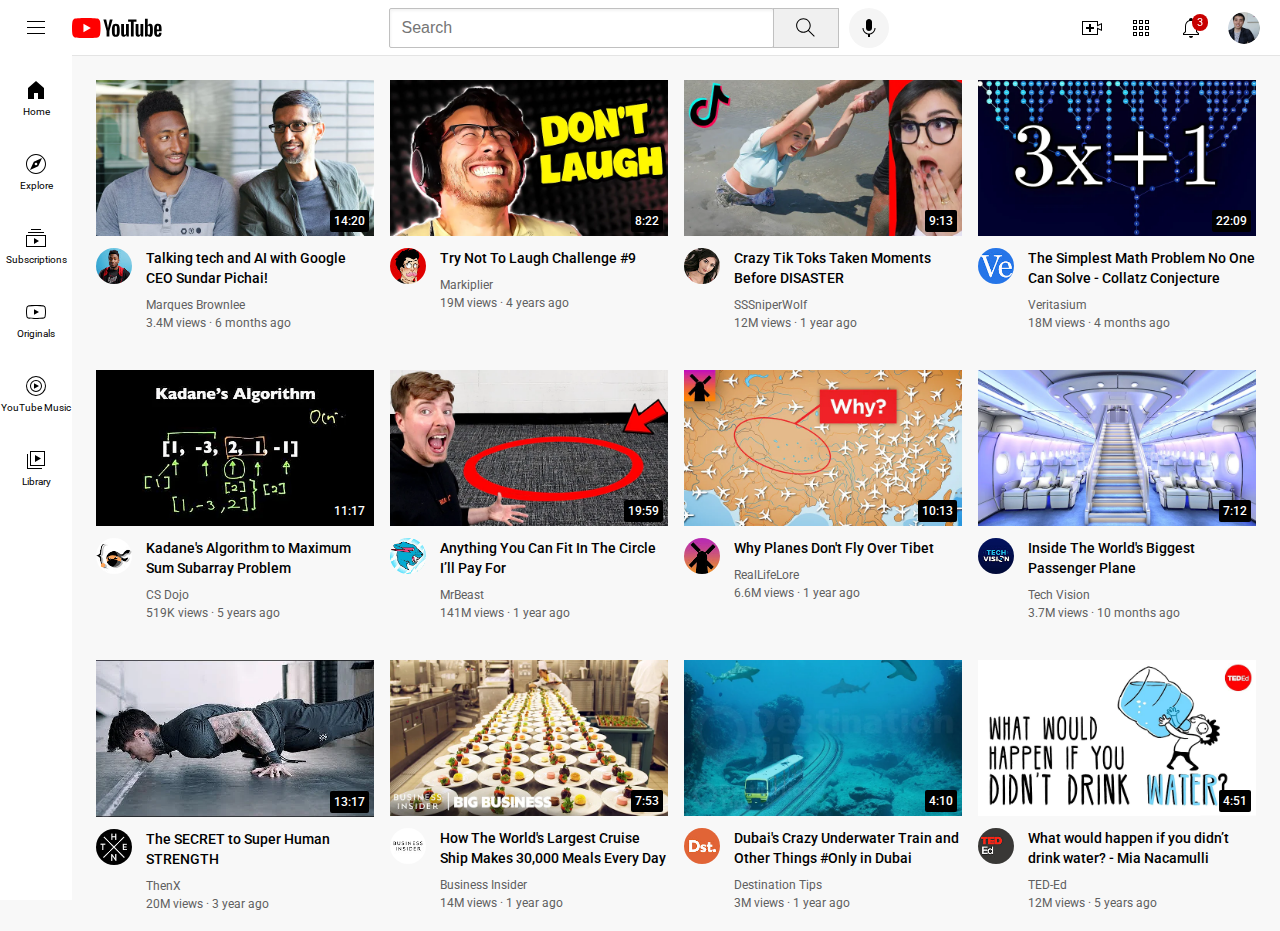
<file: index.html>
<!DOCTYPE html>
<html lang="en">
<head>
    <meta charset="UTF-8">
    <meta name="viewport" content="width=device-width, initial-scale=1.0">
    <title>GermTube.com</title>

    <!--Load all the css files and the online fonts-->
    <link rel="stylesheet" href="styles/general.css">
    <link rel="stylesheet" href="styles/header.css">
    <link rel="stylesheet" href="styles/sidebar.css">
    <link rel="stylesheet" href="styles/video.css">
    <link rel="preconnect" href="https://fonts.googleapis.com">
    <link rel="preconnect" href="https://fonts.gstatic.com" crossorigin>
    <link href="https://fonts.googleapis.com/css2?family=Roboto:wght@400;500;700&display=swap" rel="stylesheet">
</head>
<body>

    <header class="header">

        <div class="left-section">
            <img class="hamburger-menu" src="headers-icons/hamburger-menu.svg" alt="">
            <img class="youtube-logo" src="headers-icons/youtube-logo.svg" alt="">
        </div>

        <div class="middle-section">

            <input class="search-bar" type="text" placeholder="Search">
            <button class="search-button">
                <img class="search-icon" src="headers-icons/search.svg" alt="">
                <div class="tooltip">Search</div>
            </button>
            <button class="voice-search-button">
                <img class="voice-search-icon" src="headers-icons/voice-search-icon.svg" alt="">
                <div class="tooltip">Search with your voice</div>
            </button>

        </div>
        
        <div class="right-section">

            <div class="upload-icon-container">
                <img class="upload-icon" src="headers-icons/upload.svg" alt="">
                <div class="tooltip">Create</div>
            </div>

            <div class="youtube-apps-icon-container">
                <img class="youtube-apps-icon" src="headers-icons/youtube-apps.svg" alt="">
                <div class="tooltip">YouTube Apps</div>
            </div>
            
            <div class="notifications-icon-container">
                <img class="notifications-icon" src="headers-icons/notifications.svg" alt="">
                <div class="notifications-count">3</div>
                <div class="tooltip">Notifications</div>
            </div>

            <div class="current-user-picture-container">
                <img class="current-user-picture" src="channel-pictures/my-channel.jpeg" alt="">
                <div class="tooltip">User</div>
            </div>

        </div>

    </header>

    <nav class="sidebar">

        <div class="sidebar-link">
            <img src="left-icons/home.svg" alt="">
            <div>Home</div>
        </div>

        <div class="sidebar-link">
            <img src="left-icons/explore.svg" alt="">
            <div>Explore</div>
        </div>

        <div class="sidebar-link">
            <img src="left-icons/subscriptions.svg" alt="">
            <div>Subscriptions</div>
        </div>

        <div class="sidebar-link">
            <img src="left-icons/originals.svg" alt="">
            <div>Originals</div>
        </div>

        <div class="sidebar-link">
            <img src="left-icons/youtube-music.svg" alt="">
            <div>YouTube Music</div>
        </div>

        <div class="sidebar-link">
            <img src="left-icons/library.svg" alt="">
            <div>Library</div>
        </div>

    </nav>
    
    <main>

        <section class="video-grid"> <!--A grid containing all the videos-->
        
            <div class="video-preview">
                <!--created two vertiacl layouts (2divs)-->
                <div class="thumbnail-row">
                    <a href="https://www.youtube.com/watch?v=n2RNcPRtAiY">
                        <img class="thumbnail" src="thumbnails/thumbnail-1.webp">
                    </a>
                    <div class="video-time">14:20</div>
                </div>
                <div class="video-info-grid"> <!--This div is a grid to take advantage of the fr property-->
                    <!--Created two horizontal layouts in this one vertical layout-->
                    <div class="channel-picture">
                        <img class= "profile-picture" src="channel-pictures/channel-1.jpeg">
                    </div>
        
                    <div class="video-info">
                        <p class="video-title">
                            Talking tech and AI with Google CEO Sundar Pichai!
                        </p>
                
                        <p class="video-author">
                            Marques Brownlee
                        </p>
                
                        <p class="video-stats">
                            3.4M views &#183; 6 months ago
                        </p>
                    </div>
                    
                </div>
            </div>
        
            <div class="video-preview">
                <!--created two vertiacl layouts (2divs)-->
                <div class="thumbnail-row">
                    <a href="https://www.youtube.com/watch?v=mP0RAo9SKZk">
                        <img class="thumbnail" src="thumbnails/thumbnail-2.webp">
                    </a>
                    <div class="video-time">8:22</div>
                </div>
                <div class="video-info-grid">
                    <!--Created two horizontal layouts-->
                    <div class="channel-picture">
                        <img class= "profile-picture" src="channel-pictures/channel-2.jpeg">
                    </div>
        
                    <div class="video-info">
                        <p class="video-title">
                            Try Not To Laugh Challenge #9
                        </p>
                
                        <p class="video-author">
                            Markiplier
                        </p>
                
                        <p class="video-stats">
                            19M views &#183; 4 years ago
                        </p>
                    </div>
                    
                </div>
            </div>
        
            <div class="video-preview">
                <!--created two vertiacl layouts (2divs)-->
                <div class="thumbnail-row">
                    <a href="https://www.youtube.com/watch?v=FgjPQQeTh1w">
                        <img class="thumbnail" src="thumbnails/thumbnail-3.webp">
                    </a>
                    <div class="video-time">9:13</div>
                </div>
                <div class="video-info-grid"> <!--This div is a grid to take advantage of the fr property-->
                    <!--Created two horizontal layouts in this one vertical layout-->
                    <div class="channel-picture">
                        <img class= "profile-picture" src="channel-pictures/channel-3.jpeg">
                    </div>
        
                    <div class="video-info">
                        <p class="video-title">
                            Crazy Tik Toks Taken Moments Before DISASTER
                        </p>
                
                        <p class="video-author">
                            SSSniperWolf
                        </p>
                
                        <p class="video-stats">
                            12M views &#183; 1 year ago
                        </p>
                    </div>
                    
                </div>
            </div>
        
            <div class="video-preview">
                <!--created two vertiacl layouts (2divs)-->
                <div class="thumbnail-row">
                    <a href="https://www.youtube.com/watch?v=094y1Z2wpJg">
                        <img class="thumbnail" src="thumbnails/thumbnail-4.webp">
                    </a>
                    <div class="video-time">22:09</div>
                </div>
                <div class="video-info-grid">
                    <!--Created two horizontal layouts-->
                    <div class="channel-picture">
                        <img class= "profile-picture" src="channel-pictures/channel-4.jpeg">
                    </div>
        
                    <div class="video-info">
                        <p class="video-title">
                            
                            The Simplest Math Problem No One Can Solve - Collatz Conjecture
                        </p>
                
                        <p class="video-author">
                            Veritasium
                        </p>
                
                        <p class="video-stats">
                            18M views &#183; 4 months ago
                        </p>
                    </div>
                    
                </div>
            </div>
        
            <div class="video-preview">
                <!--created two vertiacl layouts (2divs)-->
                <div class="thumbnail-row">
                    <a href="https://www.youtube.com/watch?v=86CQq3pKSUw">
                        <img class="thumbnail" src="thumbnails/thumbnail-5.webp">
                    </a>
                    <div class="video-time">11:17</div>
                </div>
                <div class="video-info-grid"> <!--This div is a grid to take advantage of the fr property-->
                    <!--Created two horizontal layouts in this one vertical layout-->
                    <div class="channel-picture">
                        <img class= "profile-picture" src="channel-pictures/channel-5.jpeg">
                    </div>
        
                    <div class="video-info">
                        <p class="video-title">
                            Kadane's Algorithm to Maximum Sum Subarray Problem
                        </p>
                
                        <p class="video-author">
                            CS Dojo
                        </p>
                
                        <p class="video-stats">
                            519K views &#183; 5 years ago
                        </p>
                    </div>
                    
                </div>
            </div>
        
            <div class="video-preview">
                <!--created two vertiacl layouts (2divs)-->
                <div class="thumbnail-row">
                    <a href="https://www.youtube.com/watch?v=yXWw0_UfSFg">
                        <img class="thumbnail" src="thumbnails/thumbnail-6.webp">
                    </a>
                    <div class="video-time">19:59</div>
                </div>
                <div class="video-info-grid">
                    <!--Created two horizontal layouts-->
                    <div class="channel-picture">
                        <img class= "profile-picture" src="channel-pictures/channel-6.jpeg">
                    </div>
        
                    <div class="video-info">
                        <p class="video-title">             
                            Anything You Can Fit In The Circle I’ll Pay For
                        </p>
                
                        <p class="video-author">
                            MrBeast
                        </p>
                
                        <p class="video-stats">
                            141M views &#183; 1 year ago
                        </p>
                    </div>
                    
                </div>
            </div>
    
            <div class="video-preview">
                <!--created two vertiacl layouts (2divs)-->
                <div class="thumbnail-row">
                    <a href="https://www.youtube.com/watch?v=fNVa1qMbF9Y">
                        <img class="thumbnail" src="thumbnails/thumbnail-7.webp">
                    </a>
                    <div class="video-time">10:13</div>
                </div>
                <div class="video-info-grid"> <!--This div is a grid to take advantage of the fr property-->
                    <!--Created two horizontal layouts in this one vertical layout-->
                    <div class="channel-picture">
                        <img class= "profile-picture" src="channel-pictures/channel-7.jpeg">
                    </div>
        
                    <div class="video-info">
                        <p class="video-title">
                            Why Planes Don't Fly Over Tibet
                        </p>
                
                        <p class="video-author">
                            RealLifeLore
                        </p>
                
                        <p class="video-stats">
                            6.6M views &#183; 1 year ago
                        </p>
                    </div>
                    
                </div>
            </div>
        
            <div class="video-preview">
                <!--created two vertiacl layouts (2divs)-->
                <div class="thumbnail-row">
                    <a href="https://www.youtube.com/watch?v=lFm4EM1juls">
                        <img class="thumbnail" src="thumbnails/thumbnail-8.webp">
                    </a>
                    <div class="video-time">7:12</div>
                </div>
                <div class="video-info-grid">
                    <!--Created two horizontal layouts-->
                    <div class="channel-picture">
                        <img class= "profile-picture" src="channel-pictures/channel-8.jpeg">
                    </div>
        
                    <div class="video-info">
                        <p class="video-title">
                            Inside The World's Biggest Passenger Plane
                        </p>
                
                        <p class="video-author">
                            Tech Vision
                        </p>
                
                        <p class="video-stats">
                            3.7M views &#183; 10 months ago
                        </p>
                    </div>
                    
                </div>
            </div>
    
            <div class="video-preview">
                <!--created two vertiacl layouts (2divs)-->
                <div class="thumbnail-row">
                    <a href="https://www.youtube.com/watch?v=ixmxOlcrlUc">
                        <img class="thumbnail" src="thumbnails/thumbnail-9.webp">
                    </a>
                    <div class="video-time">13:17</div>
                </div>
                <div class="video-info-grid"> <!--This div is a grid to take advantage of the fr property-->
                    <!--Created two horizontal layouts in this one vertical layout-->
                    <div class="channel-picture">
                        <img class= "profile-picture" src="channel-pictures/channel-9.jpeg">
                    </div>
        
                    <div class="video-info">
                        <p class="video-title">
                            The SECRET to Super Human STRENGTH
                        </p>
                
                        <p class="video-author">
                            ThenX
                        </p>
                
                        <p class="video-stats">
                            20M views &#183; 3 year ago
                        </p>
                    </div>
                    
                </div>
            </div>
        
            <div class="video-preview">
                <!--created two vertiacl layouts (2divs)-->
                <div class="thumbnail-row">
                    <a href="https://www.youtube.com/watch?v=R2vXbFp5C9o">
                        <img class="thumbnail" src="thumbnails/thumbnail-10.webp">
                    </a>
                    <div class="video-time">7:53</div>
                </div>
                <div class="video-info-grid">
                    <!--Created two horizontal layouts-->
                    <div class="channel-picture">
                        <img class= "profile-picture" src="channel-pictures/channel-10.jpeg">
                    </div>
        
                    <div class="video-info">
                        <p class="video-title">
                            How The World's Largest Cruise Ship Makes 30,000 Meals Every Day
                        </p>
                
                        <p class="video-author">
                            Business Insider
                        </p>
                
                        <p class="video-stats">
                            14M views &#183; 1 year ago
                        </p>
                    </div>
                    
                </div>
            </div>
    
            <div class="video-preview">
                <!--created two vertiacl layouts (2divs)-->
                <div class="thumbnail-row">
                    <a href="https://www.youtube.com/watch?v=0nZuYyXET3s">
                        <img class="thumbnail" src="thumbnails/thumbnail-11.webp">
                    </a>
                    <div class="video-time">4:10</div>
                </div>
                <div class="video-info-grid"> <!--This div is a grid to take advantage of the fr property-->
                    <!--Created two horizontal layouts in this one vertical layout-->
                    <div class="channel-picture">
                        <img class= "profile-picture" src="channel-pictures/channel-11.jpeg">
                    </div>
        
                    <div class="video-info">
                        <p class="video-title">   
                            Dubai's Crazy Underwater Train and Other Things #Only in Dubai
                        </p>
                
                        <p class="video-author">
                            Destination Tips
                        </p>
                
                        <p class="video-stats">
                            3M views &#183; 1 year ago
                        </p>
                    </div>
                    
                </div>
            </div>
        
            <div class="video-preview">
                <!--created two vertiacl layouts (2divs)-->
                <div class="thumbnail-row">
                    <a href="https://www.youtube.com/watch?v=9iMGFqMmUFs">
                        <img class="thumbnail" src="thumbnails/thumbnail-12.webp">
                    </a>
                    <div class="video-time">4:51</div>
                </div>
                <div class="video-info-grid">
                    <!--Created two horizontal layouts-->
                    <div class="channel-picture">
                        <img class= "profile-picture" src="channel-pictures/channel-12.jpeg">
                    </div>
        
                    <div class="video-info">
                        <p class="video-title">   
                            What would happen if you didn’t drink water? - Mia Nacamulli
                        </p>
                
                        <p class="video-author">
                            TED-Ed
                        </p>
                
                        <p class="video-stats">
                            12M views &#183; 5 years ago
                        </p>
                    </div>
                    
                </div>
            </div>
            
        </section>
        
    </main>

</body>
</html>
</file>
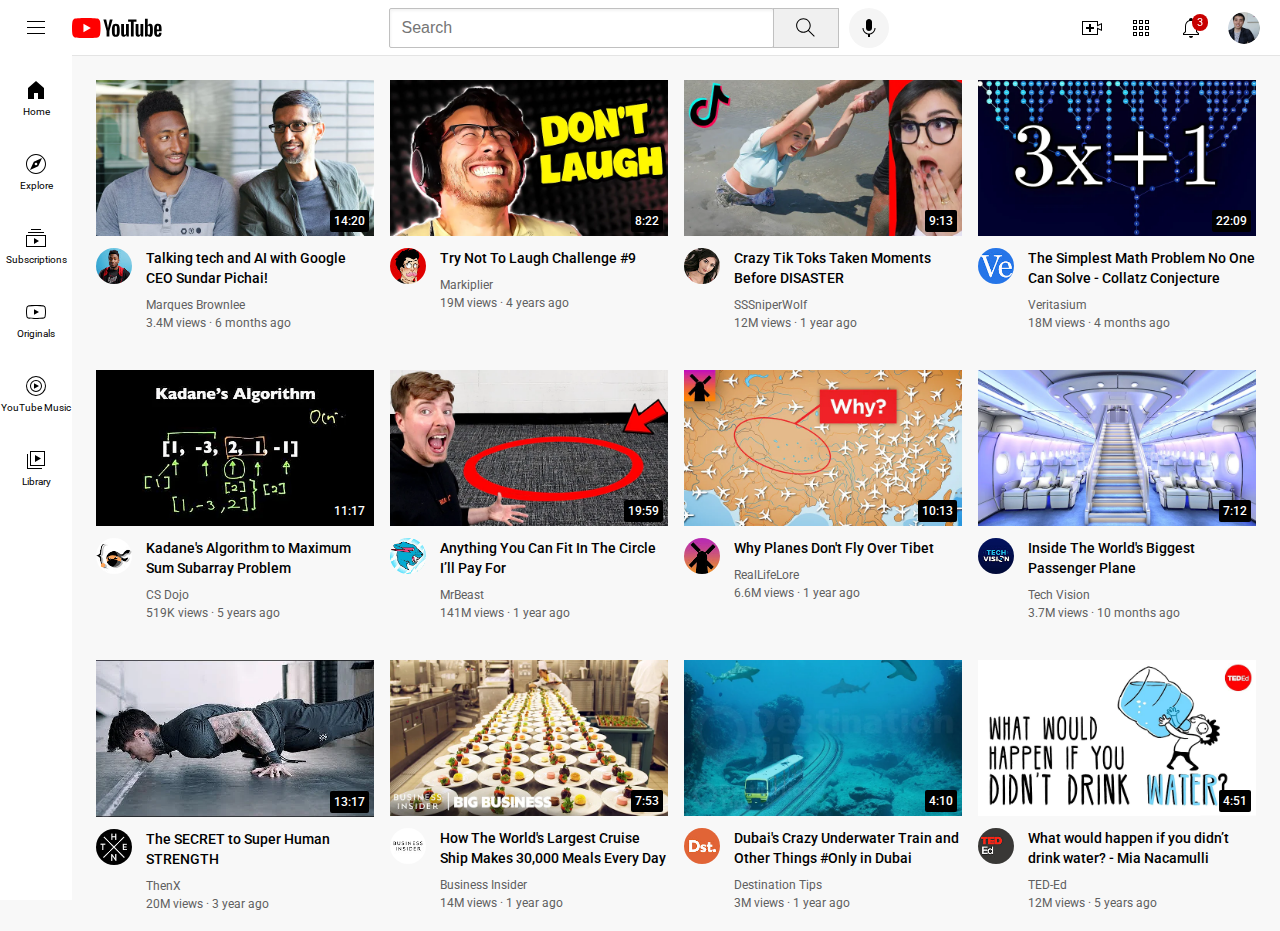
<file: youtube.html>
<!DOCTYPE html>
<html lang="en">
<head>
    <meta charset="UTF-8">
    <meta name="viewport" content="width=device-width, initial-scale=1.0">
    <title>GermTube.com</title>

    <!--Load all the css files and the online fonts-->
    <link rel="stylesheet" href="styles/general.css">
    <link rel="stylesheet" href="styles/header.css">
    <link rel="stylesheet" href="styles/sidebar.css">
    <link rel="stylesheet" href="styles/video.css">
    <link rel="preconnect" href="https://fonts.googleapis.com">
    <link rel="preconnect" href="https://fonts.gstatic.com" crossorigin>
    <link href="https://fonts.googleapis.com/css2?family=Roboto:wght@400;500;700&display=swap" rel="stylesheet">
</head>
<body>

    <header class="header">

        <div class="left-section">
            <img class="hamburger-menu" src="headers-icons/hamburger-menu.svg" alt="">
            <img class="youtube-logo" src="headers-icons/youtube-logo.svg" alt="">
        </div>

        <div class="middle-section">

            <input class="search-bar" type="text" placeholder="Search">
            <button class="search-button">
                <img class="search-icon" src="headers-icons/search.svg" alt="">
                <div class="tooltip">Search</div>
            </button>
            <button class="voice-search-button">
                <img class="voice-search-icon" src="headers-icons/voice-search-icon.svg" alt="">
                <div class="tooltip">Search with your voice</div>
            </button>

        </div>
        
        <div class="right-section">

            <div class="upload-icon-container">
                <img class="upload-icon" src="headers-icons/upload.svg" alt="">
                <div class="tooltip">Create</div>
            </div>

            <div class="youtube-apps-icon-container">
                <img class="youtube-apps-icon" src="headers-icons/youtube-apps.svg" alt="">
                <div class="tooltip">YouTube Apps</div>
            </div>
            
            <div class="notifications-icon-container">
                <img class="notifications-icon" src="headers-icons/notifications.svg" alt="">
                <div class="notifications-count">3</div>
                <div class="tooltip">Notifications</div>
            </div>

            <div class="current-user-picture-container">
                <img class="current-user-picture" src="channel-pictures/my-channel.jpeg" alt="">
                <div class="tooltip">User</div>
            </div>

        </div>

    </header>

    <nav class="sidebar">

        <div class="sidebar-link">
            <img src="left-icons/home.svg" alt="">
            <div>Home</div>
        </div>

        <div class="sidebar-link">
            <img src="left-icons/explore.svg" alt="">
            <div>Explore</div>
        </div>

        <div class="sidebar-link">
            <img src="left-icons/subscriptions.svg" alt="">
            <div>Subscriptions</div>
        </div>

        <div class="sidebar-link">
            <img src="left-icons/originals.svg" alt="">
            <div>Originals</div>
        </div>

        <div class="sidebar-link">
            <img src="left-icons/youtube-music.svg" alt="">
            <div>YouTube Music</div>
        </div>

        <div class="sidebar-link">
            <img src="left-icons/library.svg" alt="">
            <div>Library</div>
        </div>

    </nav>
    
    <main>

        <section class="video-grid"> <!--A grid containing all the videos-->
        
            <div class="video-preview">
                <!--created two vertiacl layouts (2divs)-->
                <div class="thumbnail-row">
                    <a href="https://www.youtube.com/watch?v=n2RNcPRtAiY">
                        <img class="thumbnail" src="thumbnails/thumbnail-1.webp">
                    </a>
                    <div class="video-time">14:20</div>
                </div>
                <div class="video-info-grid"> <!--This div is a grid to take advantage of the fr property-->
                    <!--Created two horizontal layouts in this one vertical layout-->
                    <div class="channel-picture">
                        <img class= "profile-picture" src="channel-pictures/channel-1.jpeg">
                    </div>
        
                    <div class="video-info">
                        <p class="video-title">
                            Talking tech and AI with Google CEO Sundar Pichai!
                        </p>
                
                        <p class="video-author">
                            Marques Brownlee
                        </p>
                
                        <p class="video-stats">
                            3.4M views &#183; 6 months ago
                        </p>
                    </div>
                    
                </div>
            </div>
        
            <div class="video-preview">
                <!--created two vertiacl layouts (2divs)-->
                <div class="thumbnail-row">
                    <a href="https://www.youtube.com/watch?v=mP0RAo9SKZk">
                        <img class="thumbnail" src="thumbnails/thumbnail-2.webp">
                    </a>
                    <div class="video-time">8:22</div>
                </div>
                <div class="video-info-grid">
                    <!--Created two horizontal layouts-->
                    <div class="channel-picture">
                        <img class= "profile-picture" src="channel-pictures/channel-2.jpeg">
                    </div>
        
                    <div class="video-info">
                        <p class="video-title">
                            Try Not To Laugh Challenge #9
                        </p>
                
                        <p class="video-author">
                            Markiplier
                        </p>
                
                        <p class="video-stats">
                            19M views &#183; 4 years ago
                        </p>
                    </div>
                    
                </div>
            </div>
        
            <div class="video-preview">
                <!--created two vertiacl layouts (2divs)-->
                <div class="thumbnail-row">
                    <a href="https://www.youtube.com/watch?v=FgjPQQeTh1w">
                        <img class="thumbnail" src="thumbnails/thumbnail-3.webp">
                    </a>
                    <div class="video-time">9:13</div>
                </div>
                <div class="video-info-grid"> <!--This div is a grid to take advantage of the fr property-->
                    <!--Created two horizontal layouts in this one vertical layout-->
                    <div class="channel-picture">
                        <img class= "profile-picture" src="channel-pictures/channel-3.jpeg">
                    </div>
        
                    <div class="video-info">
                        <p class="video-title">
                            Crazy Tik Toks Taken Moments Before DISASTER
                        </p>
                
                        <p class="video-author">
                            SSSniperWolf
                        </p>
                
                        <p class="video-stats">
                            12M views &#183; 1 year ago
                        </p>
                    </div>
                    
                </div>
            </div>
        
            <div class="video-preview">
                <!--created two vertiacl layouts (2divs)-->
                <div class="thumbnail-row">
                    <a href="https://www.youtube.com/watch?v=094y1Z2wpJg">
                        <img class="thumbnail" src="thumbnails/thumbnail-4.webp">
                    </a>
                    <div class="video-time">22:09</div>
                </div>
                <div class="video-info-grid">
                    <!--Created two horizontal layouts-->
                    <div class="channel-picture">
                        <img class= "profile-picture" src="channel-pictures/channel-4.jpeg">
                    </div>
        
                    <div class="video-info">
                        <p class="video-title">
                            
                            The Simplest Math Problem No One Can Solve - Collatz Conjecture
                        </p>
                
                        <p class="video-author">
                            Veritasium
                        </p>
                
                        <p class="video-stats">
                            18M views &#183; 4 months ago
                        </p>
                    </div>
                    
                </div>
            </div>
        
            <div class="video-preview">
                <!--created two vertiacl layouts (2divs)-->
                <div class="thumbnail-row">
                    <a href="https://www.youtube.com/watch?v=86CQq3pKSUw">
                        <img class="thumbnail" src="thumbnails/thumbnail-5.webp">
                    </a>
                    <div class="video-time">11:17</div>
                </div>
                <div class="video-info-grid"> <!--This div is a grid to take advantage of the fr property-->
                    <!--Created two horizontal layouts in this one vertical layout-->
                    <div class="channel-picture">
                        <img class= "profile-picture" src="channel-pictures/channel-5.jpeg">
                    </div>
        
                    <div class="video-info">
                        <p class="video-title">
                            Kadane's Algorithm to Maximum Sum Subarray Problem
                        </p>
                
                        <p class="video-author">
                            CS Dojo
                        </p>
                
                        <p class="video-stats">
                            519K views &#183; 5 years ago
                        </p>
                    </div>
                    
                </div>
            </div>
        
            <div class="video-preview">
                <!--created two vertiacl layouts (2divs)-->
                <div class="thumbnail-row">
                    <a href="https://www.youtube.com/watch?v=yXWw0_UfSFg">
                        <img class="thumbnail" src="thumbnails/thumbnail-6.webp">
                    </a>
                    <div class="video-time">19:59</div>
                </div>
                <div class="video-info-grid">
                    <!--Created two horizontal layouts-->
                    <div class="channel-picture">
                        <img class= "profile-picture" src="channel-pictures/channel-6.jpeg">
                    </div>
        
                    <div class="video-info">
                        <p class="video-title">             
                            Anything You Can Fit In The Circle I’ll Pay For
                        </p>
                
                        <p class="video-author">
                            MrBeast
                        </p>
                
                        <p class="video-stats">
                            141M views &#183; 1 year ago
                        </p>
                    </div>
                    
                </div>
            </div>
    
            <div class="video-preview">
                <!--created two vertiacl layouts (2divs)-->
                <div class="thumbnail-row">
                    <a href="https://www.youtube.com/watch?v=fNVa1qMbF9Y">
                        <img class="thumbnail" src="thumbnails/thumbnail-7.webp">
                    </a>
                    <div class="video-time">10:13</div>
                </div>
                <div class="video-info-grid"> <!--This div is a grid to take advantage of the fr property-->
                    <!--Created two horizontal layouts in this one vertical layout-->
                    <div class="channel-picture">
                        <img class= "profile-picture" src="channel-pictures/channel-7.jpeg">
                    </div>
        
                    <div class="video-info">
                        <p class="video-title">
                            Why Planes Don't Fly Over Tibet
                        </p>
                
                        <p class="video-author">
                            RealLifeLore
                        </p>
                
                        <p class="video-stats">
                            6.6M views &#183; 1 year ago
                        </p>
                    </div>
                    
                </div>
            </div>
        
            <div class="video-preview">
                <!--created two vertiacl layouts (2divs)-->
                <div class="thumbnail-row">
                    <a href="https://www.youtube.com/watch?v=lFm4EM1juls">
                        <img class="thumbnail" src="thumbnails/thumbnail-8.webp">
                    </a>
                    <div class="video-time">7:12</div>
                </div>
                <div class="video-info-grid">
                    <!--Created two horizontal layouts-->
                    <div class="channel-picture">
                        <img class= "profile-picture" src="channel-pictures/channel-8.jpeg">
                    </div>
        
                    <div class="video-info">
                        <p class="video-title">
                            Inside The World's Biggest Passenger Plane
                        </p>
                
                        <p class="video-author">
                            Tech Vision
                        </p>
                
                        <p class="video-stats">
                            3.7M views &#183; 10 months ago
                        </p>
                    </div>
                    
                </div>
            </div>
    
            <div class="video-preview">
                <!--created two vertiacl layouts (2divs)-->
                <div class="thumbnail-row">
                    <a href="https://www.youtube.com/watch?v=ixmxOlcrlUc">
                        <img class="thumbnail" src="thumbnails/thumbnail-9.webp">
                    </a>
                    <div class="video-time">13:17</div>
                </div>
                <div class="video-info-grid"> <!--This div is a grid to take advantage of the fr property-->
                    <!--Created two horizontal layouts in this one vertical layout-->
                    <div class="channel-picture">
                        <img class= "profile-picture" src="channel-pictures/channel-9.jpeg">
                    </div>
        
                    <div class="video-info">
                        <p class="video-title">
                            The SECRET to Super Human STRENGTH
                        </p>
                
                        <p class="video-author">
                            ThenX
                        </p>
                
                        <p class="video-stats">
                            20M views &#183; 3 year ago
                        </p>
                    </div>
                    
                </div>
            </div>
        
            <div class="video-preview">
                <!--created two vertiacl layouts (2divs)-->
                <div class="thumbnail-row">
                    <a href="https://www.youtube.com/watch?v=R2vXbFp5C9o">
                        <img class="thumbnail" src="thumbnails/thumbnail-10.webp">
                    </a>
                    <div class="video-time">7:53</div>
                </div>
                <div class="video-info-grid">
                    <!--Created two horizontal layouts-->
                    <div class="channel-picture">
                        <img class= "profile-picture" src="channel-pictures/channel-10.jpeg">
                    </div>
        
                    <div class="video-info">
                        <p class="video-title">
                            How The World's Largest Cruise Ship Makes 30,000 Meals Every Day
                        </p>
                
                        <p class="video-author">
                            Business Insider
                        </p>
                
                        <p class="video-stats">
                            14M views &#183; 1 year ago
                        </p>
                    </div>
                    
                </div>
            </div>
    
            <div class="video-preview">
                <!--created two vertiacl layouts (2divs)-->
                <div class="thumbnail-row">
                    <a href="https://www.youtube.com/watch?v=0nZuYyXET3s">
                        <img class="thumbnail" src="thumbnails/thumbnail-11.webp">
                    </a>
                    <div class="video-time">4:10</div>
                </div>
                <div class="video-info-grid"> <!--This div is a grid to take advantage of the fr property-->
                    <!--Created two horizontal layouts in this one vertical layout-->
                    <div class="channel-picture">
                        <img class= "profile-picture" src="channel-pictures/channel-11.jpeg">
                    </div>
        
                    <div class="video-info">
                        <p class="video-title">   
                            Dubai's Crazy Underwater Train and Other Things #Only in Dubai
                        </p>
                
                        <p class="video-author">
                            Destination Tips
                        </p>
                
                        <p class="video-stats">
                            3M views &#183; 1 year ago
                        </p>
                    </div>
                    
                </div>
            </div>
        
            <div class="video-preview">
                <!--created two vertiacl layouts (2divs)-->
                <div class="thumbnail-row">
                    <a href="https://www.youtube.com/watch?v=9iMGFqMmUFs">
                        <img class="thumbnail" src="thumbnails/thumbnail-12.webp">
                    </a>
                    <div class="video-time">4:51</div>
                </div>
                <div class="video-info-grid">
                    <!--Created two horizontal layouts-->
                    <div class="channel-picture">
                        <img class= "profile-picture" src="channel-pictures/channel-12.jpeg">
                    </div>
        
                    <div class="video-info">
                        <p class="video-title">   
                            What would happen if you didn’t drink water? - Mia Nacamulli
                        </p>
                
                        <p class="video-author">
                            TED-Ed
                        </p>
                
                        <p class="video-stats">
                            12M views &#183; 5 years ago
                        </p>
                    </div>
                    
                </div>
            </div>
            
        </section>
        
    </main>

</body>
</html>
</file>
<file: styles/general.css>
/*Contains the CSS for the general part (like the body and all the paragraphs) of the project*/

p {
    /* font-family: Roboto, Arial; This font stack means that the Arial is a backup font whenever we are unable to get Roboto from Google */
    margin-top: 0;
    margin-bottom: 0;
}

body {
    font-family: Roboto, Arial; /*Gets inherited by all inner elements on the page and inside the grid*/
    margin: 0; /*body comes with a default margin that has to be removed*/
    padding-top: 80px; /*Adds padding/space between the floating header on the page and other body contents*/
    padding-left: 96px;
    padding-right: 24px;
    padding-bottom: 20px;
    background-color: rgb(248, 248, 248);
}
</file>
<file: styles/header.css>
/*Contains the CSS for the header part of the project*/


/* This is nolonger needed since the search-bar is in a separate div creating a block for it
.search-bar {
    display: block;
} */

.header {
    height: 55px;
    display: flex;
    flex-direction: row;
    justify-content: space-between;
    /*Making the header fixed and stay floating at the top of the page*/
    position: fixed;
    top: 0;
    left: 0;
    right: 0;
    z-index: 100; /*To always appear ontop of thumbnails even whenever they are scrolled up*/
    background-color: white;
    border-bottom-width: 1px;
    border-bottom-style: solid;
    border-bottom-color: rgb(228, 228, 228);
}

/*When resizing the screen, the left and the right section don't change size but middle does. So, left and right will have a pre-defined width while middle will be flex*/
.left-section {
    display: flex;
    align-items: center;
}

.hamburger-menu {
    height: 24px;
    margin-left: 24px;
    margin-right: 24px;
}

.youtube-logo {
    height: 20px;
}
.middle-section {
    flex: 1;
    margin-left: 70px;
    margin-right: 35px;
    max-width: 500px; /*Limit expansion to 300px*/
    display: flex;
    align-items: center;
}

.search-bar {
    flex: 1;
    height: 36px;
    font-size: 16px; /*Font when one is typing in search bar*/
    border: 1px solid rgb(192, 192, 192); /*border-width border-style border-color*/
    border-radius: 2px; /*To make it a little bit round*/
    box-shadow: inset 1px 2px 3px rgba(0, 0, 0, 0.05); /*puts the box-shadow in the inside of the borders*/
    width: 0; /*So as for the search bar to shrink when minimizing the scree to a certain extent, width = 0 because normally, search boxes come with a minimum default width which we are resetting*/
}

/*Setting properties of the placeholder which is "Search"*/
.search-bar::placeholder {
    /* font-family: Robot, Arial; This is being inherited from the body hence nomore needed */
    font-size: 16px;
    padding-left: 10px;

}

.search-button {
    height: 40px;
    width: 66px;
    background-color: rgb(240, 240, 240);
    border-width: 1px;
    border-style: solid;
    border-color: rgb(192, 192, 192);
    margin-left: -1px; /*Enables to enter the search box without showing two borders*/
    margin-right: 10px;

    /* position: relative; To be able to put the search tooltip absolutely on it */
}

.search-button, 
.voice-search-button,
.upload-icon-container,
.youtube-apps-icon-container,
.notifications-icon-container,
.current-user-picture-container {
    display: flex;
    justify-content: center;
    align-items: center; /*Centers the icons in their container*/
    position: relative;
    cursor: pointer;
}

.search-button .tooltip, 
.voice-search-button .tooltip, 
.upload-icon-container .tooltip,
.youtube-apps-icon-container .tooltip,
.notifications-icon-container .tooltip,
.current-user-picture-container .tooltip {
    /* font-family: Roboto, Arial; This is being inherited from the body hence nomore needed */
    position: absolute;
    background-color: gray;
    color: white;
    padding-top: 4px;
    padding-bottom: 4px;
    padding-left: 8px;
    padding-right: 8px;
    border-radius: 2px;
    font-size: 12px;
    bottom: -30px;

    opacity: 0; /*This makes it invisible unless search button hovered over*/
    transition: opacity 0.15s; /*transition while changing the opacity*/
    pointer-events: none;/*disabling hover over tooltip but only have action while hovering over search icon*/

    white-space: nowrap; /*prevents wrapping of tooltip text and button*/

}

.search-button:hover .tooltip, 
.voice-search-button:hover .tooltip,
.upload-icon-container:hover .tooltip,
.youtube-apps-icon-container:hover .tooltip,
.notifications-icon-container:hover .tooltip,
.current-user-picture-container:hover .tooltip { /*Means only target tooltip only when header button (e.g;search) is hovered over*/
    opacity: 1; /*Make the tooltip visible*/
}
.search-icon {
    height: 25px;
    /* margin-top: 4px; flex-box has already handled this with alignment hence no longer important */
}

.voice-search-button {
    height: 40px;
    width: 40px;
    border-radius: 20px; /*With a border-radius half of the width and height, the element becomes round*/
    border: none;
    background-color: rgb(245, 245, 245);
}

.voice-search-icon {
    height: 24px;
    /* margin-top: 4px; flex-box has already handled this with alignment hence no longer important */
}

.right-section {
    width: 180px;
    display: flex;
    align-items: center;
    justify-content: space-between;
    margin-right: 20px;
    flex-shrink: 0;/*To prevent the right section from shrinking when we reduce extremely the size of the screen*/
}

.upload-icon,  .notifications-icon {
    height: 24px;
}

.youtube-apps-icon {
    height: 24px;
}

.notifications-icon {
    height: 24px;
}

.notifications-icon-container {
    position: relative;
}

.notifications-count {
    position: absolute; /*To place the count on top of the notification icon*/
    top: -2px; /*Positions it beyond the top edge of the container*/
    right: -5px;
    background-color: rgb(200, 0, 0);
    color: white;
    /* font-family: Roboto, Arial; This is being inherited from the body hence nomore needed */
    font-size: 11px;
    padding-left: 5px;
    padding-right: 5px;
    padding-top: 2px;
    padding-bottom: 2px;
    border-radius: 10px;
}

.current-user-picture {
    height: 32px;
    border-radius: 16px;
}
</file>
<file: styles/sidebar.css>
/*Contains the CSS for the sidebar part of the project*/

.sidebar {
    position: fixed;
    left: 0;
    bottom: 0;
    top: 55px;
    background-color: white;
    width: 72px;
    z-index: 200; /*So that it covers slightly the header*/ 
    padding-top: 5px; /*Move down the icons a little bit*/
}

/*Styles the sidebar icons*/
.sidebar-link {
    height: 74px;
    display: flex;
    flex-direction: column; /*Display items vertically not horizontally as with row(default)*/
    justify-content: center; /*Centers the item horizontally in a flex-box*/
    align-items: center; /*Centers the item vertically in a flex-box*/
    cursor: pointer;
}

/*Change sidebar icons background color when hovered over*/
.sidebar-link:hover {
    background-color: rgb(235, 235, 235);
}

.sidebar-link img {
    height: 24px;
    margin-bottom: 4px;
}

.sidebar-link div {
    /* font-family: Roboto, Arial; This is being inherited from the body hence nomore needed*/
    font-size: 10px;
}
</file>
<file: styles/video.css>
/*Contains the CSS for the video part of the project*/

.thumbnail {
    width: 100%;
    /* display: block; */
}

.video-title { /*Paragraphs by default have a margin on top and bottom*/
    margin-top: 0;
    font-size: 14px;
    font-weight: 500; /*Based on the online font for Robot downloaded (Medium bold)*/
    line-height: 20px;
    margin-bottom: 10px;
}

.video-preview {

    /* These below are no longer needed since we are now using the grid
    width: 300px;
    display: inline-block;
    vertical-align: top;
    margin-right: 15px; */
}

.video-info-grid {
    display: grid;
    grid-template-columns: 50px 1fr;
}

/* .channel-picture {
    display: inline-block;
    width: 50px;    longer needed since we set changed the display to grid and used the fr
    vertical-align: top;
} */

/* .video-info {
    display: inline-block;
    width: 245px;    longer needed since we set changed the display to grid 
} */

.profile-picture {
    width: 36px;
    border-radius: 50px; /*Giving them rounded corners*/
    cursor: pointer;
}

.thumbnail-row {
    margin-bottom: 8px; /*Adds space between our two verical divs*/
    position: relative; /*So as to be able to put video-time (with the position: absolute) ontop  of it*/
}

.video-author, .video-stats {
    font-size: 12px;
    color: rgb(96, 96, 96);
}

.video-author {
    margin-bottom: 4px;
}

.video-grid {
    display: grid;
    grid-template-columns: 1fr 1fr 1fr;
    column-gap: 16px; /*adds the gap or margin between the columns of the grid */
    row-gap: 40px; /*adds the gap or margin between the rows of the grid */
}

/*Using media querry to make the page's grids responsive to the screen size*/
@media (max-width: 750px) { /*Only gets activated when screen size is <= 600px */
    .video-grid {
        grid-template-columns: 1fr 1fr;
    }
}

@media (min-width: 751px) and (max-width: 999px) {
    .video-grid {
        grid-template-columns: 1fr 1fr 1fr;
    }
}

@media (min-width: 1000px) { /*Gives four columns at >=1000px screen size*/
    .video-grid {
        grid-template-columns: 1fr 1fr 1fr 1fr;
    }
}

.video-time {
    background-color: black;
    color: white;
    position: absolute; /*So as to be able to put video-time ontop  of thumbnail-row (with the position: relative) */
    /*Put video-time in the right-bottom corner of the thumbnail image*/
    bottom: 8px;
    right: 5px;
    font-size: 12px;
    font-weight: 500; /*Semi-bold*/
    padding: 4px; /*padding on all four sides*/
    border-radius: 2px;
}
</file>
